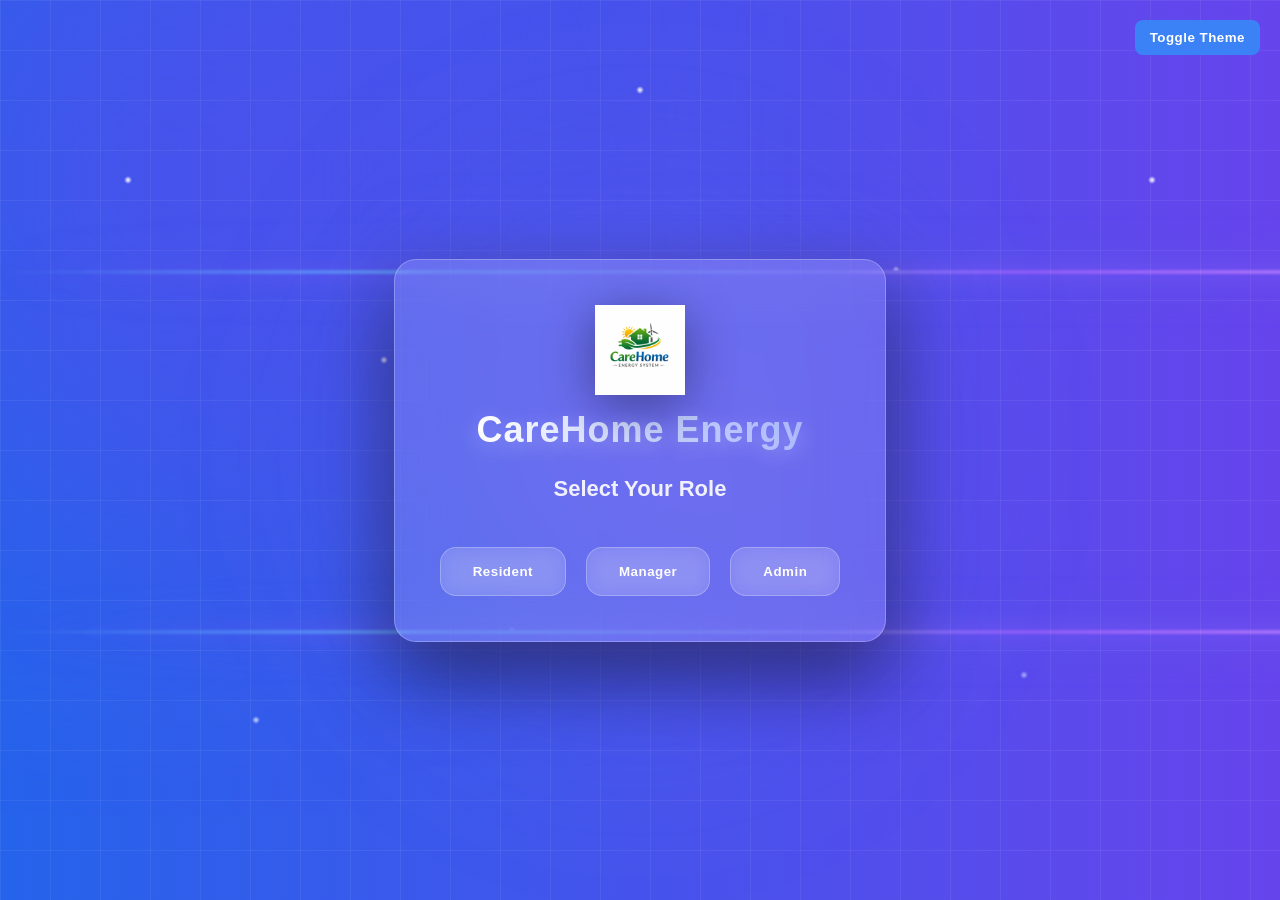
<file: index.html>
<!DOCTYPE html>
<html>
<head>
<meta name="viewport" content="width=device-width, initial-scale=1.0">
<title>Energy System</title>
<link rel="stylesheet" href="css/style.css">
</head>

<body class="home-page">
    <button class="theme-toggle" onclick="toggleTheme()">Toggle Theme</button>


<div class="particles"></div>
<div class="energy-lines"></div>
<div class="grid-overlay"></div>



<div class="home-container">

<div class="logo-section" onclick="goHome()">
<img src="assets/logo.png" class="logo">
<h1>CareHome Energy</h1>
</div>

<h2>Select Your Role</h2>

<div class="role-buttons">

<button onclick="goToLogin('resident')">Resident</button>
<button onclick="goToLogin('manager')">Manager</button>
<button onclick="goToLogin('admin')">Admin</button>

</div>

</div>

<script>
function goToLogin(role){
localStorage.setItem("role",role)
window.location="login.html"
}

function goHome(){
window.location="index.html"
}
function toggleTheme(){
document.body.classList.toggle("dark")

if(document.body.classList.contains("dark")){
localStorage.setItem("theme","dark")
}else{
localStorage.setItem("theme","light")
}
}

let savedTheme = localStorage.getItem("theme")
if(savedTheme === "dark"){
document.body.classList.add("dark")
}
</script>

</body>
</html>
</file>
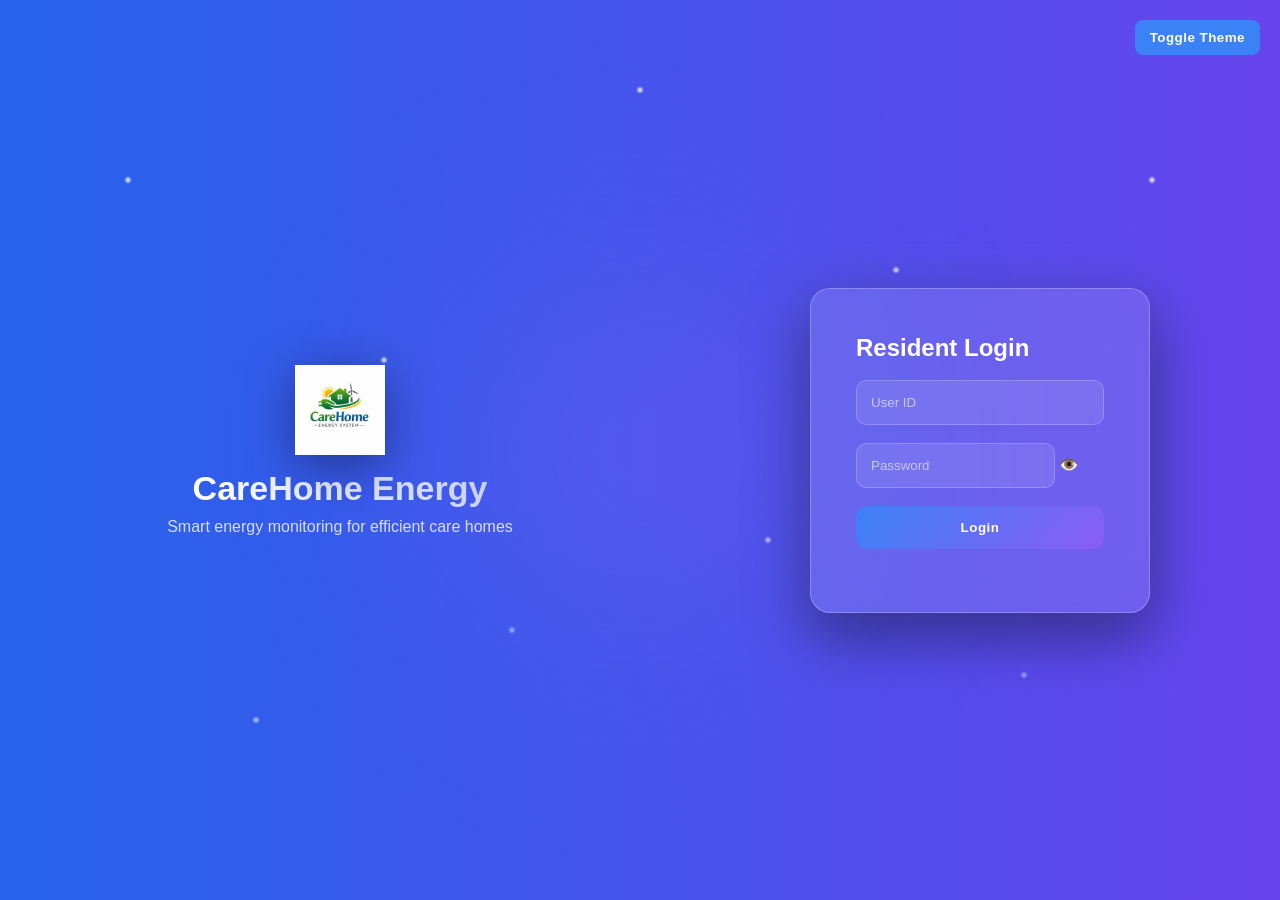
<file: login.html>
<!DOCTYPE html>
<html>
<head>
<meta name="viewport" content="width=device-width, initial-scale=1.0">
<title>Login</title>
<link rel="stylesheet" href="css/style.css">
</head>

<body class="login-page">


<button class="theme-toggle" onclick="toggleTheme()">Toggle Theme</button>


<div class="particles"></div>

<div class="login-container">

<div class="login-left">

<div class="brand" onclick="goHome()">
<img src="assets/logo.png" class="logo">
<h1>CareHome Energy</h1>
</div>

<p class="tagline">
Smart energy monitoring for efficient care homes 
</p>

</div>


<div class="login-right">

<div class="login-box">

<h2 id="roleTitle"></h2>

<input type="text" id="userid" placeholder="User ID">


<div class="password-wrapper">
<input type="password" id="password" placeholder="Password">
<span onclick="togglePassword()" id="eye">👁️</span>
</div>

<button onclick="login()">Login</button>

<p id="errorMsg"></p>

</div>

</div>

</div>

<script src="js/data.js"></script>

<script>
let role = localStorage.getItem("role") || "resident"

document.getElementById("roleTitle").innerText =
role.charAt(0).toUpperCase() + role.slice(1) + " Login"

function login(){

let user = document.getElementById("userid")
let pass = document.getElementById("password")
let error = document.getElementById("errorMsg")

let id = user.value.toLowerCase()
let password = pass.value

if(users[id] && users[id].password === password){

localStorage.setItem("currentUser",id)

if(role==="resident") window.location="pages/resident.html"
if(role==="manager") window.location="pages/manager.html"
if(role==="admin") window.location="pages/admin.html"

}else{

error.innerText = "Invalid login credentials"
error.style.opacity = 1

user.classList.add("error")
pass.classList.add("error")

setTimeout(()=>{
user.classList.remove("error")
pass.classList.remove("error")
},300)

}
}


function togglePassword(){
let input = document.getElementById("password")
let eye = document.getElementById("eye")

if(input.type === "password"){
input.type = "text"
eye.innerText = "🙈"
}else{
input.type = "password"
eye.innerText = "👁️"
}
}


function goHome(){
window.location="index.html"
}


function toggleTheme(){
document.body.classList.toggle("dark")

localStorage.setItem("theme",
document.body.classList.contains("dark") ? "dark" : "light")
}

let savedTheme = localStorage.getItem("theme")
if(savedTheme === "dark"){
document.body.classList.add("dark")
}
</script>

</body>
</html>
</file>
<file: css/style.css>
*{
margin:0;
padding:0;
box-sizing:border-box;
font-family:Arial, sans-serif;
}


:root{
--primary:#3b82f6;
--secondary:#6366f1;
--accent:#8b5cf6;

--bg-light:#f4f6fb;
--bg-dark:#000;

--card-light:#ffffff;
--card-dark:#111;

--text-light:#111;
--text-dark:#fff;
}


body{
background:var(--bg-light);
color:var(--text-light);
}

body.dark{
background:var(--bg-dark);
color:var(--text-dark);
}


.dashboard{
display:flex;
}


.sidebar{
width:270px;
background:linear-gradient(180deg,var(--primary),var(--secondary));
color:white;
height:100vh;
padding:20px;
position:fixed;
left:0;
top:0;
}

.sidebar h2{
margin-bottom:30px;
}

.sidebar a{
display:block;
padding:10px;
color:white;
text-decoration:none;
border-radius:6px;
margin-bottom:8px;
transition:0.2s;
}

.sidebar a:hover{
background:rgba(255,255,255,0.2);
}

body.dark .sidebar{
background:#020617;
}


.container{
padding:30px;
margin-left:260px;
}


.page-title{
margin-bottom:25px;
font-size:26px;
font-weight:600;
}


button{
background:linear-gradient(135deg,var(--primary),var(--secondary));
color:white;
border:none;
border-radius:10px;
padding:10px 16px;
cursor:pointer;
transition:0.3s;
}

button:hover{
transform:translateY(-2px);
box-shadow:0 6px 15px rgba(0,0,0,0.2);
}


.analytics-grid{
display:grid;
grid-template-columns:repeat(auto-fit,minmax(220px,1fr));
gap:20px;
margin-bottom:20px;
}


.analytics-card{
background:var(--card-light);
padding:25px;
border-radius:12px;
box-shadow:0 6px 16px rgba(0,0,0,0.08);
transition:0.2s;
}

.analytics-card:hover{
transform:translateY(-3px);
}

.analytics-card h4{
margin-bottom:10px;
color:#64748b;
}

.analytics-card p{
font-size:22px;
font-weight:bold;
}


.card{
background:var(--card-light);
padding:25px;
border-radius:12px;
margin-bottom:25px;
box-shadow:0 6px 16px rgba(0,0,0,0.08);
transition:0.2s;
}

.card:hover{
transform:translateY(-2px);
}


.device-grid{
display:grid;
grid-template-columns:repeat(auto-fit,minmax(200px,1fr));
gap:15px;
}

.device-card{
background:var(--card-light);
padding:15px;
border-radius:10px;
box-shadow:0 2px 8px rgba(0,0,0,0.1);
}


.leaderboard{
background:var(--card-light);
padding:15px;
border-radius:10px;
}


body.dark .analytics-card,
body.dark .card,
body.dark .device-card,
body.dark .leaderboard{
background:var(--card-dark);
color:var(--text-dark);
}


input{
padding:10px;
border-radius:8px;
border:1px solid #ddd;
}

body.dark input{
background:#111;
border:1px solid #333;
color:white;
}


.theme-toggle{
position:fixed;
top:20px;
right:20px;
padding:10px 15px;
border:none;
background:var(--primary);
color:white;
border-radius:8px;
cursor:pointer;
z-index:1000;
}



.home-page{
display:flex;
justify-content:center;
align-items:center;
min-height:100vh;


background:linear-gradient(270deg,#2563eb,#4f46e5,#7c3aed,#2563eb);
background-size:400% 400%;
animation:gradientFlow 14s ease infinite;

color:white;
overflow:hidden;
position:relative;
}

@keyframes gradientFlow{
0%{background-position:0% 50%;}
50%{background-position:100% 50%;}
100%{background-position:0% 50%;}
}


.home-page::before{
content:"";
position:absolute;
width:600px;
height:600px;
background:#7c3aed;
top:-120px;
left:-120px;
filter:blur(140px);
opacity:0.35;
animation:floatBlob 14s ease-in-out infinite;
z-index:0;
}


.home-page::after{
content:"";
position:absolute;
width:700px;
height:700px;
top:50%;
left:50%;
transform:translate(-50%,-50%);

background:radial-gradient(circle,
rgba(139,92,246,0.35),
rgba(99,102,241,0.2),
transparent 70%);

filter:blur(80px);
z-index:1;
}

@keyframes floatBlob{
0%,100%{transform:translate(0,0);}
50%{transform:translate(80px,-60px);}
}



.particles{
position:absolute;
width:100%;
height:100%;
top:0;
left:0;
z-index:1;
pointer-events:none;
}

.particles::before{
content:"";
position:absolute;
width:100%;
height:100%;

background:
radial-gradient(4px 4px at 10% 20%, white, transparent),
radial-gradient(4px 4px at 20% 80%, #c7d2fe, transparent),
radial-gradient(4px 4px at 30% 40%, white, transparent),
radial-gradient(4px 4px at 40% 70%, #93c5fd, transparent),
radial-gradient(4px 4px at 50% 10%, white, transparent),
radial-gradient(4px 4px at 60% 60%, #ddd6fe, transparent),
radial-gradient(4px 4px at 70% 30%, white, transparent),
radial-gradient(4px 4px at 80% 75%, #a5b4fc, transparent),
radial-gradient(4px 4px at 90% 20%, white, transparent);

animation:floatParticles 6s linear infinite;
opacity:1;
}

@keyframes floatParticles{
0%{transform:translateY(0);}
100%{transform:translateY(-60px);}
}



.energy-lines{
position:absolute;
width:100%;
height:100%;
top:0;
left:0;
z-index:1;
pointer-events:none;
overflow:hidden;
}

.energy-lines::before,
.energy-lines::after{
content:"";
position:absolute;
width:200%;
height:4px;

background:linear-gradient(90deg,
transparent,
#60a5fa,
#8b5cf6,
#c084fc,
#60a5fa,
transparent);

animation:moveLines 3s linear infinite;
opacity:1;

filter:
blur(1px)
drop-shadow(0 0 10px #8b5cf6)
drop-shadow(0 0 20px #6366f1);
}

.energy-lines::before{
top:30%;
}

.energy-lines::after{
top:70%;
animation-delay:1.5s;
}

@keyframes moveLines{
0%{transform:translateX(-50%);}
100%{transform:translateX(50%);}
}



.grid-overlay{
position:absolute;
width:100%;
height:100%;
top:0;
left:0;
z-index:1;
pointer-events:none;

background:
linear-gradient(rgba(255,255,255,0.06) 1px, transparent 1px),
linear-gradient(90deg, rgba(255,255,255,0.06) 1px, transparent 1px);

background-size:50px 50px;
}


.home-container{
position:relative;
z-index:2;

text-align:center;
display:flex;
flex-direction:column;
align-items:center;
gap:25px;
max-width:500px;

padding:45px;
border-radius:22px;

background:rgba(255,255,255,0.14);
backdrop-filter:blur(30px);

border:1px solid rgba(255,255,255,0.25);

box-shadow:
0 0 80px rgba(99,102,241,0.35),
0 30px 80px rgba(0,0,0,0.6);

animation:fadeInUp 0.8s ease;
}

@keyframes fadeInUp{
from{
opacity:0;
transform:translateY(25px);
}
to{
opacity:1;
transform:translateY(0);
}
}


.logo{
width:90px;
margin-bottom:10px;
animation:floatLogo 4s ease-in-out infinite;
filter:drop-shadow(0 10px 25px rgba(0,0,0,0.4));
}

@keyframes floatLogo{
0%{transform:translateY(0);}
50%{transform:translateY(-10px);}
100%{transform:translateY(0);}
}



.home-container h1{
font-size:36px;
font-weight:800;
letter-spacing:1px;

background:linear-gradient(90deg,#ffffff,#c7d2fe,#a5b4fc);
-webkit-background-clip:text;
-webkit-text-fill-color:transparent;

text-shadow:0 5px 20px rgba(255,255,255,0.3);
}

.home-container h2{
font-size:22px;
opacity:0.9;
}


.role-buttons{
display:flex;
gap:20px;
margin-top:20px;
}

.role-buttons button{
padding:16px 32px;
border-radius:16px;

background:rgba(255,255,255,0.12);
backdrop-filter:blur(10px);
border:1px solid rgba(255,255,255,0.25);

color:white;
font-weight:600;

transition:all 0.3s ease;
position:relative;
overflow:hidden;
}

.role-buttons button::before{
content:"";
position:absolute;
width:100%;
height:100%;
top:0;
left:-100%;
background:linear-gradient(120deg,transparent,rgba(255,255,255,0.4),transparent);
transition:0.5s;
}

.role-buttons button:hover::before{
left:100%;
}

.role-buttons button:hover{
transform:translateY(-5px) scale(1.05);
box-shadow:0 12px 35px rgba(0,0,0,0.4);
background:rgba(255,255,255,0.2);
}


body.dark.home-page{
background:linear-gradient(270deg,#020617,#000,#020617);
background-size:400% 400%;
animation:gradientFlow 18s ease infinite;
}

body.dark .home-container{
background:rgba(0,0,0,0.45);
border:1px solid rgba(255,255,255,0.1);
}


.login-container{
display:flex;
height:100vh;
position:relative;
overflow:hidden;
}



.login-container::before{
content:"";
position:absolute;
width:100%;
height:100%;

background:linear-gradient(270deg,#2563eb,#4f46e5,#7c3aed,#2563eb);
background-size:400% 400%;
animation:gradientFlow 14s ease infinite;

z-index:0;
}

@keyframes gradientFlow{
0%{background-position:0% 50%;}
50%{background-position:100% 50%;}
100%{background-position:0% 50%;}
}


.login-container::after{
content:"";
position:absolute;
width:600px;
height:600px;
top:50%;
left:50%;
transform:translate(-50%,-50%);

background:radial-gradient(circle,
rgba(139,92,246,0.35),
rgba(99,102,241,0.2),
transparent 70%);

filter:blur(80px);
z-index:0;
}



.login-left{
flex:1;
display:flex;
flex-direction:column;
justify-content:center;
align-items:center;
text-align:center;
padding:40px;
color:white;
z-index:1;
}

.login-left h1{
font-size:34px;
font-weight:800;

background:linear-gradient(90deg,#fff,#c7d2fe);
-webkit-background-clip:text;
-webkit-text-fill-color:transparent;
}

.login-left p{
opacity:0.8;
margin-top:10px;
}


.login-right{
flex:1;
display:flex;
justify-content:center;
align-items:center;
z-index:1;
}



.login-box{
padding:45px;
border-radius:20px;
width:340px;

display:flex;
flex-direction:column;
gap:18px;


background:rgba(255,255,255,0.12);
backdrop-filter:blur(25px);

border:1px solid rgba(255,255,255,0.25);


box-shadow:
0 0 60px rgba(99,102,241,0.3),
0 20px 60px rgba(0,0,0,0.5);

color:white;
}



.login-box input{
padding:14px;
border-radius:10px;

border:1px solid rgba(255,255,255,0.2);
background:rgba(255,255,255,0.1);
color:white;

outline:none;
transition:0.3s;
}

.login-box input::placeholder{
color:rgba(255,255,255,0.6);
}

.login-box input:focus{
border:1px solid #8b5cf6;
box-shadow:0 0 10px rgba(139,92,246,0.6);
}



.login-box button{
padding:14px;
border-radius:12px;

background:linear-gradient(135deg,#3b82f6,#8b5cf6);
border:none;
color:white;
font-weight:600;

cursor:pointer;
transition:0.3s;
}

.login-box button:hover{
transform:translateY(-3px);
box-shadow:0 10px 25px rgba(0,0,0,0.4);
}



body.dark .login-box{
background:rgba(0,0,0,0.45);
border:1px solid rgba(255,255,255,0.1);
}



@media(max-width:768px){

.login-container{
flex-direction:column;
}

.login-left{
height:35%;
}

.login-right{
height:65%;
}

.login-box{
width:90%;
}

}



body:not(.home-page):not(.login-page){
background:linear-gradient(180deg,#f8fafc,#eef2ff);
}

body.dark:not(.home-page):not(.login-page){
background:#000;
}


.analytics-card,
.card{
backdrop-filter:blur(10px);
border:1px solid rgba(255,255,255,0.1);
}


.analytics-card:hover{
box-shadow:0 10px 30px rgba(59,130,246,0.25);
}


.sidebar{
box-shadow:4px 0 20px rgba(0,0,0,0.2);
}


button{
font-weight:600;
letter-spacing:0.5px;
}


.device-card{
transition:0.25s;
}

.device-card:hover{
transform:scale(1.03);
}


.chart-container{
position:relative;
width:100%;
height:600px;
margin-top:10px;
}

canvas{
width:100% !important;
height:100% !important;
border-radius:12px;
}
body.dark canvas{
background:#111;
}


.device-controls{
display:flex;
gap:10px;
margin-top:10px;
}


.device-controls button:first-child{
background:#22c55e;
}

.device-controls button:last-child{
background:#ef4444;
}


.status{
font-weight:bold;
margin-top:5px;
}

.status.on{
color:#22c55e;
}

.status.off{
color:#ef4444;
}

.timer{
font-size:14px;
opacity:0.8;
}
#challenge{
line-height:1.6;
font-size:14px;
}

#challenge strong{
color:#22c55e;
font-size:16px;
}





.container{
margin-left:270px;
width:calc(100% - 270px);
display:flex;
flex-direction:column;
gap:20px;
}


.analytics-grid{
width:100%;
}


.analytics-card,
.card{
width:100%;
}


.dashboard{
display:flex;
width:100%;
}


.container > *{
width:100%;
}


.container{
margin-left:270px;
width:calc(100% - 270px);
}


.analytics-grid{
width:100%;
}


.analytics-card,
.card{
width:100%;
background:var(--card-light);
}


body.dark .analytics-card,
body.dark .card{
background:var(--card-dark);
}


h3{
margin-bottom:10px;
color:var(--primary);
}

body.dark h3{
color:var(--accent);
}


.card p,
.analytics-card p{
color:inherit;
}


.sidebar a{
font-weight:500;
}

.sidebar a:hover{
background:rgba(255,255,255,0.25);
}


html{
scroll-behavior:smooth;
}


button{
background:linear-gradient(135deg,var(--primary),var(--secondary));
}


canvas{
background:var(--card-light);
}

body.dark canvas{
background:var(--card-dark);
}


.device-controls button:first-child,
#facility button:first-of-type{
background:#22c55e !important;
}


.device-controls button:last-child,
#facility button:last-of-type{
background:#ef4444 !important;
}






#userList div{
display:grid;
grid-template-columns: 1fr 120px 120px 120px;
align-items:center;
gap:10px;
margin-bottom:10px;
padding:10px;
background:rgba(0,0,0,0.03);
border-radius:8px;
}

body.dark #userList div{
background:rgba(255,255,255,0.05);
}

#deviceList div{
display:grid;
grid-template-columns: 1fr 120px;
align-items:center;
gap:10px;
margin-bottom:10px;
padding:10px;
background:rgba(0,0,0,0.03);
border-radius:8px;
}

body.dark #deviceList div{
background:rgba(255,255,255,0.05);
}

.card input,
.card select{
margin-right:10px;
}


.card input,
.card select,
.card button{
margin-top:10px;
}


.card button{
min-width:100px;
}


.device-controls button:first-child{
background:#22c55e !important;
}

.device-controls button:last-child{
background:#ef4444 !important;
}


#userList button,
#deviceList button{
background:#ef4444;
}

#userList button:hover,
#deviceList button:hover{
background:#dc2626;
}




#adminChart{
width:100% !important;
max-height:600px;
}

#analytics{
display:flex;
flex-direction:column;
gap:20px;
}

#analytics select{
width:120px;
}



.badge-img{
width:90px;
display:block;
margin:auto;

mix-blend-mode:multiply; 
background:transparent;
}
</file>
